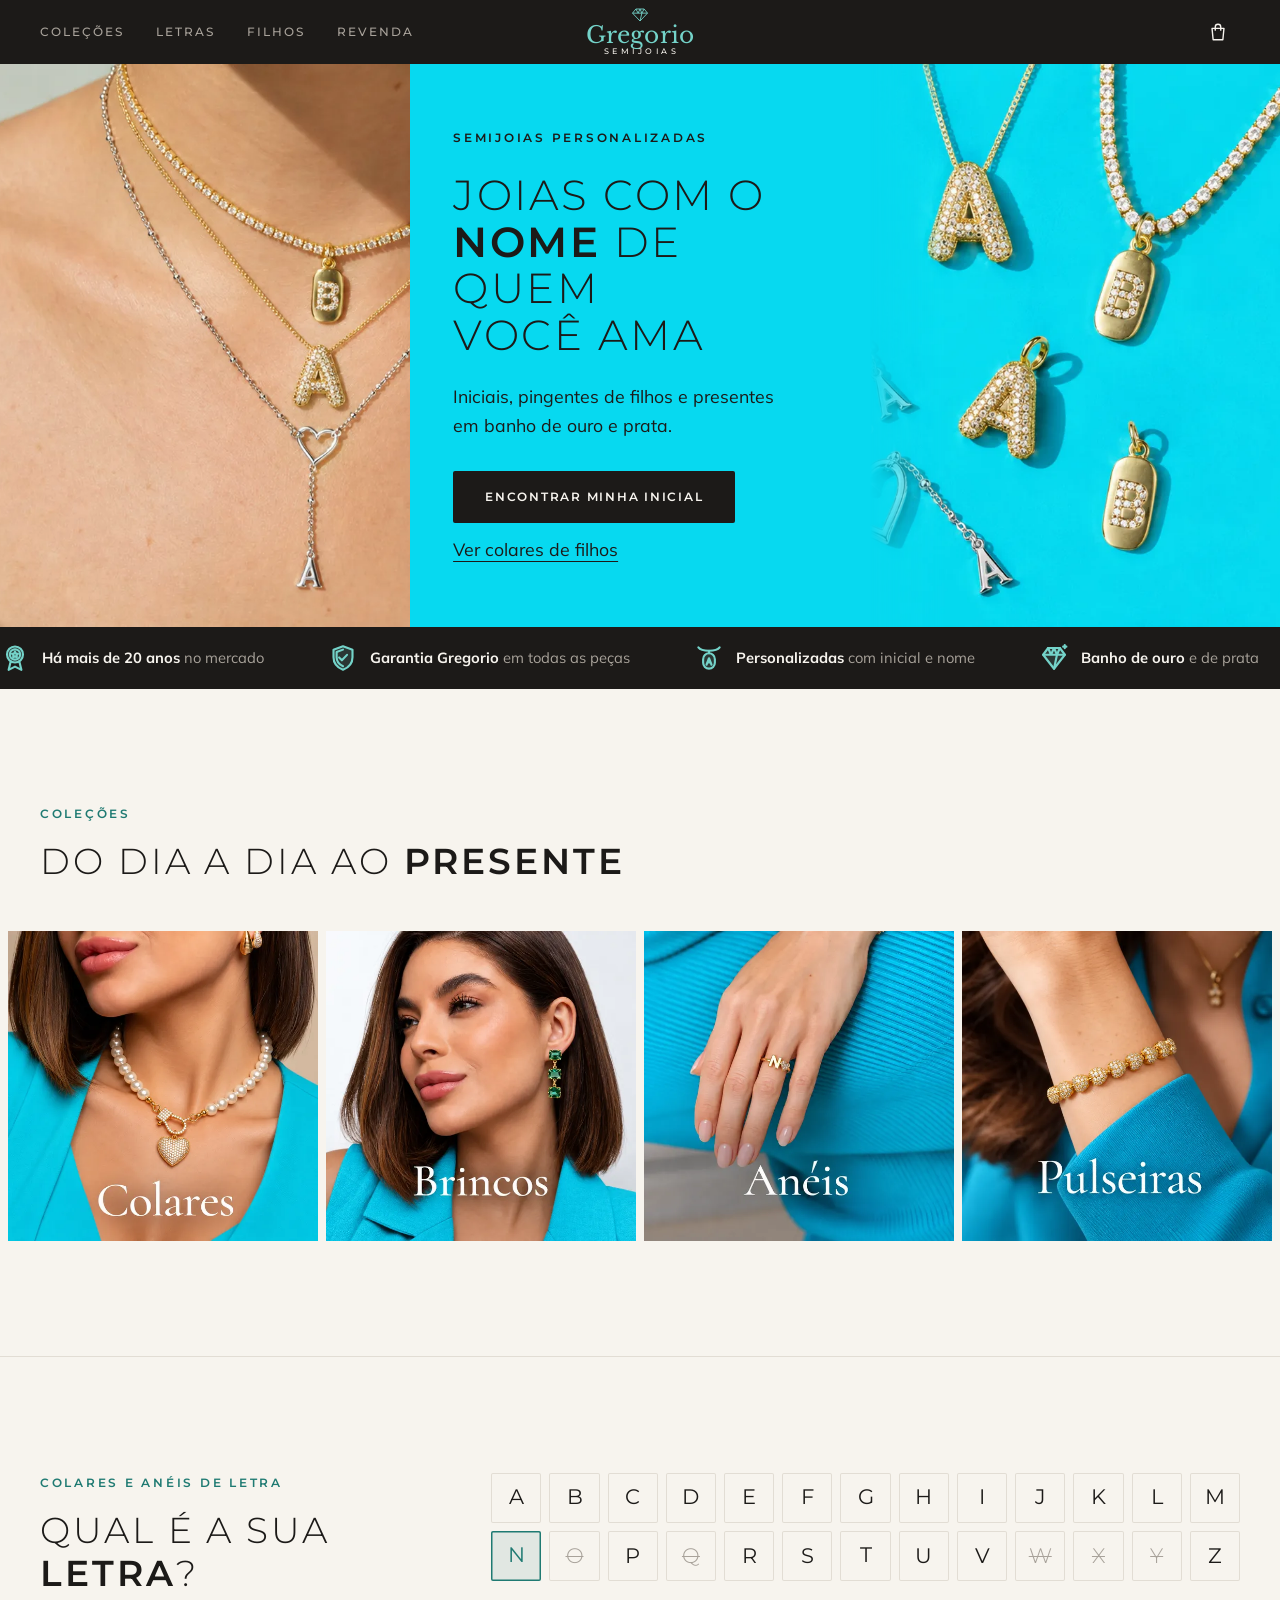
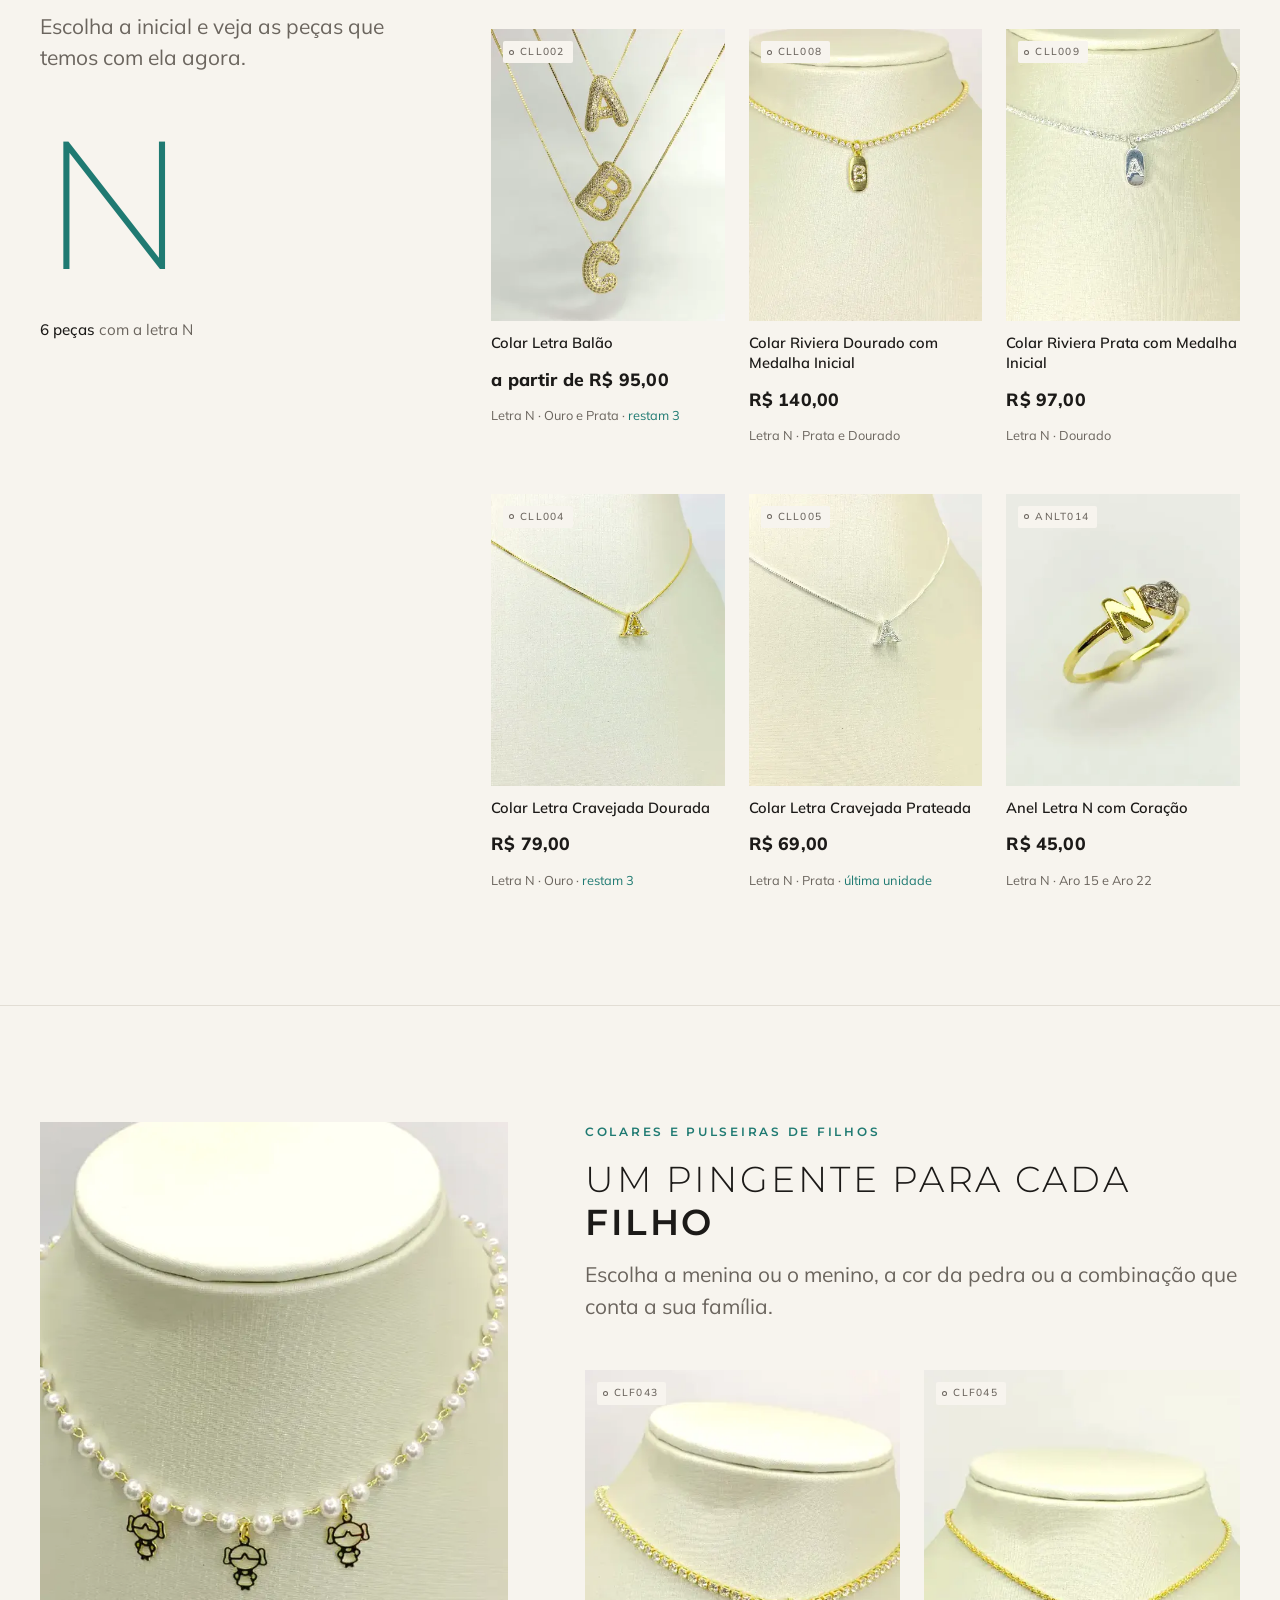
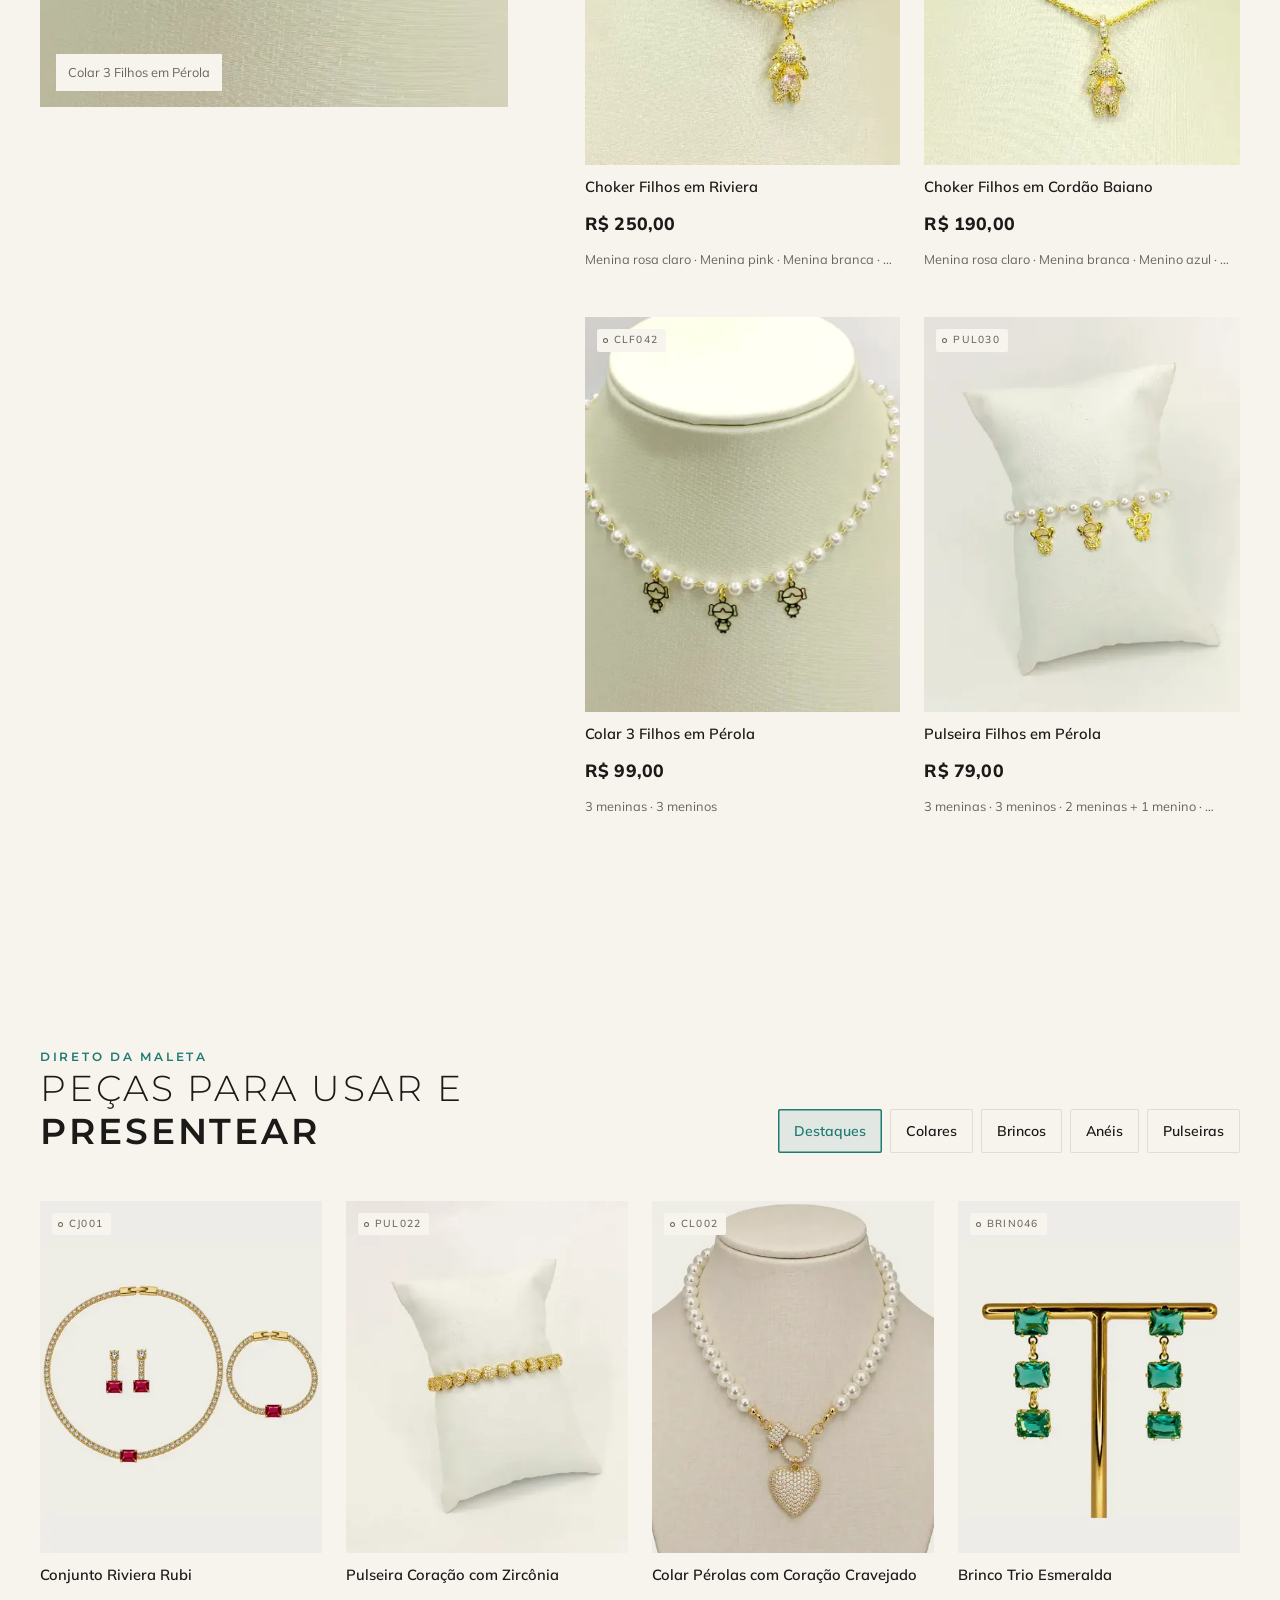
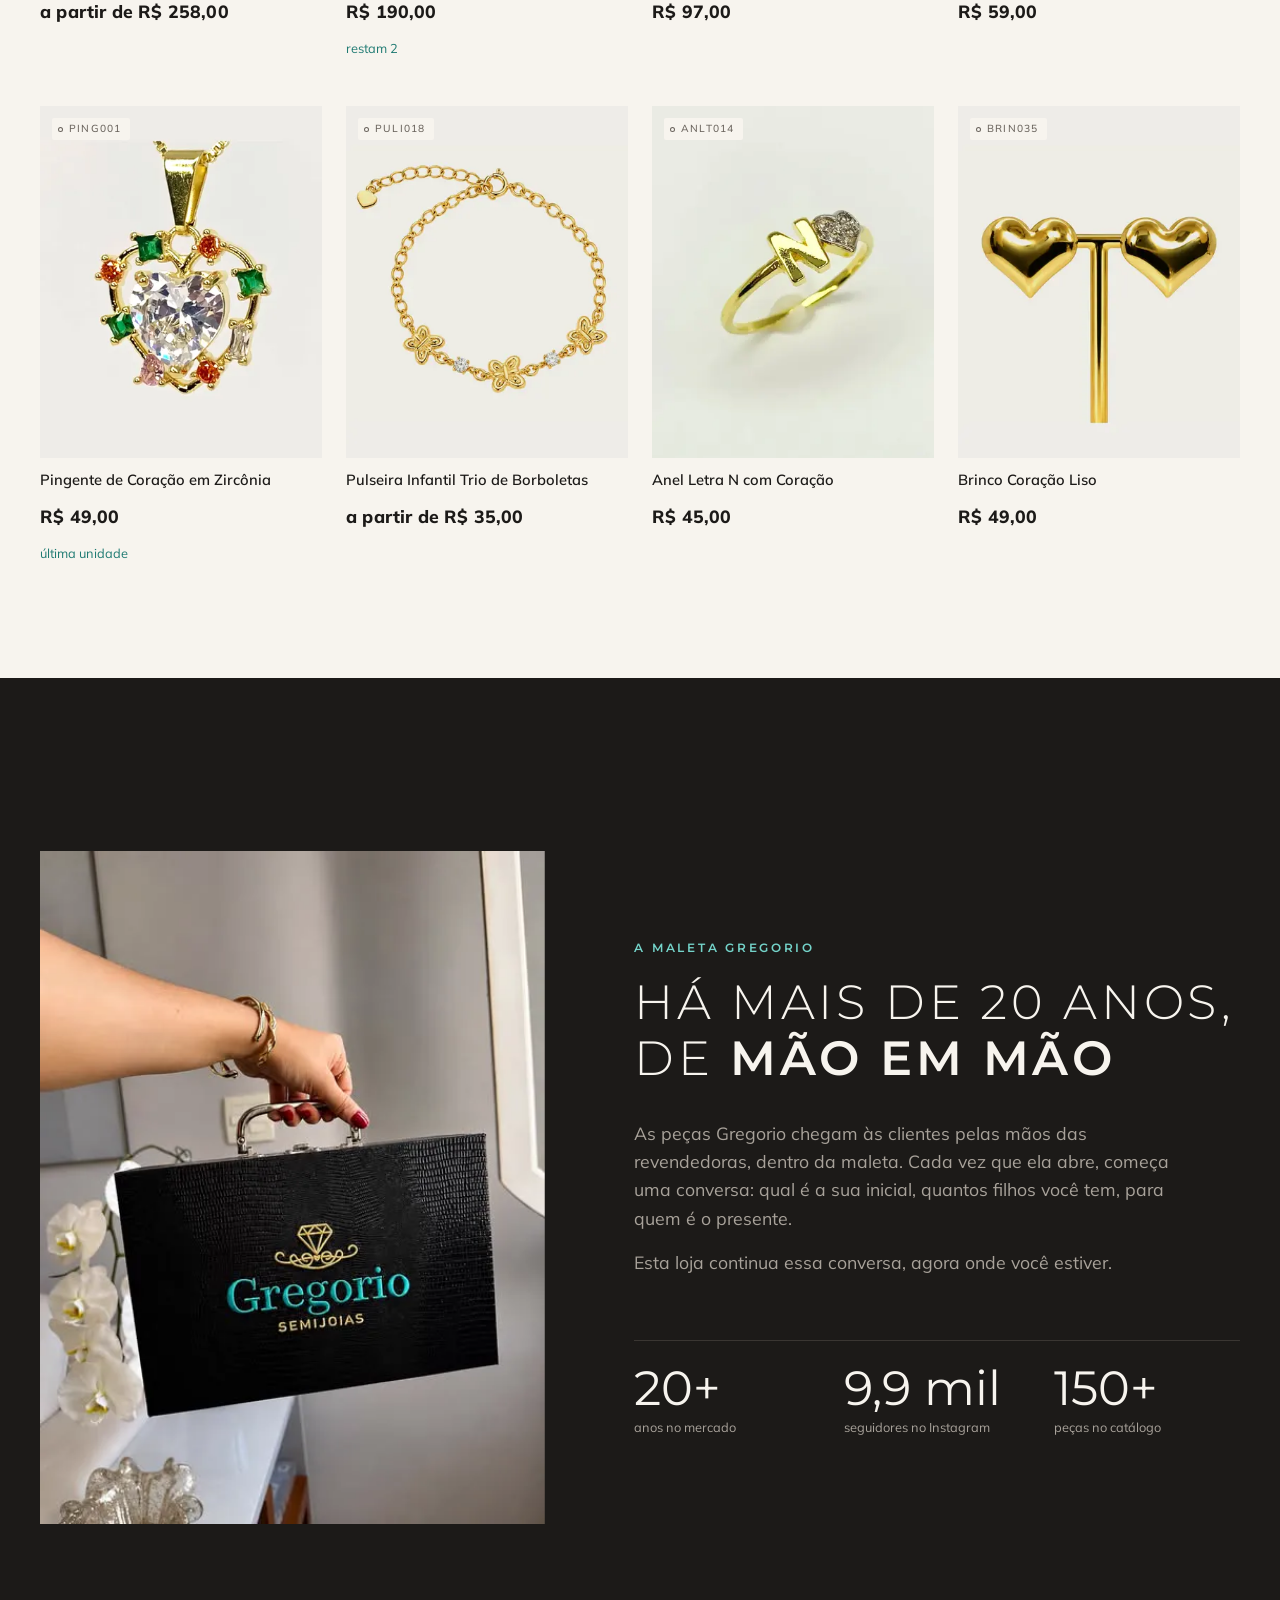
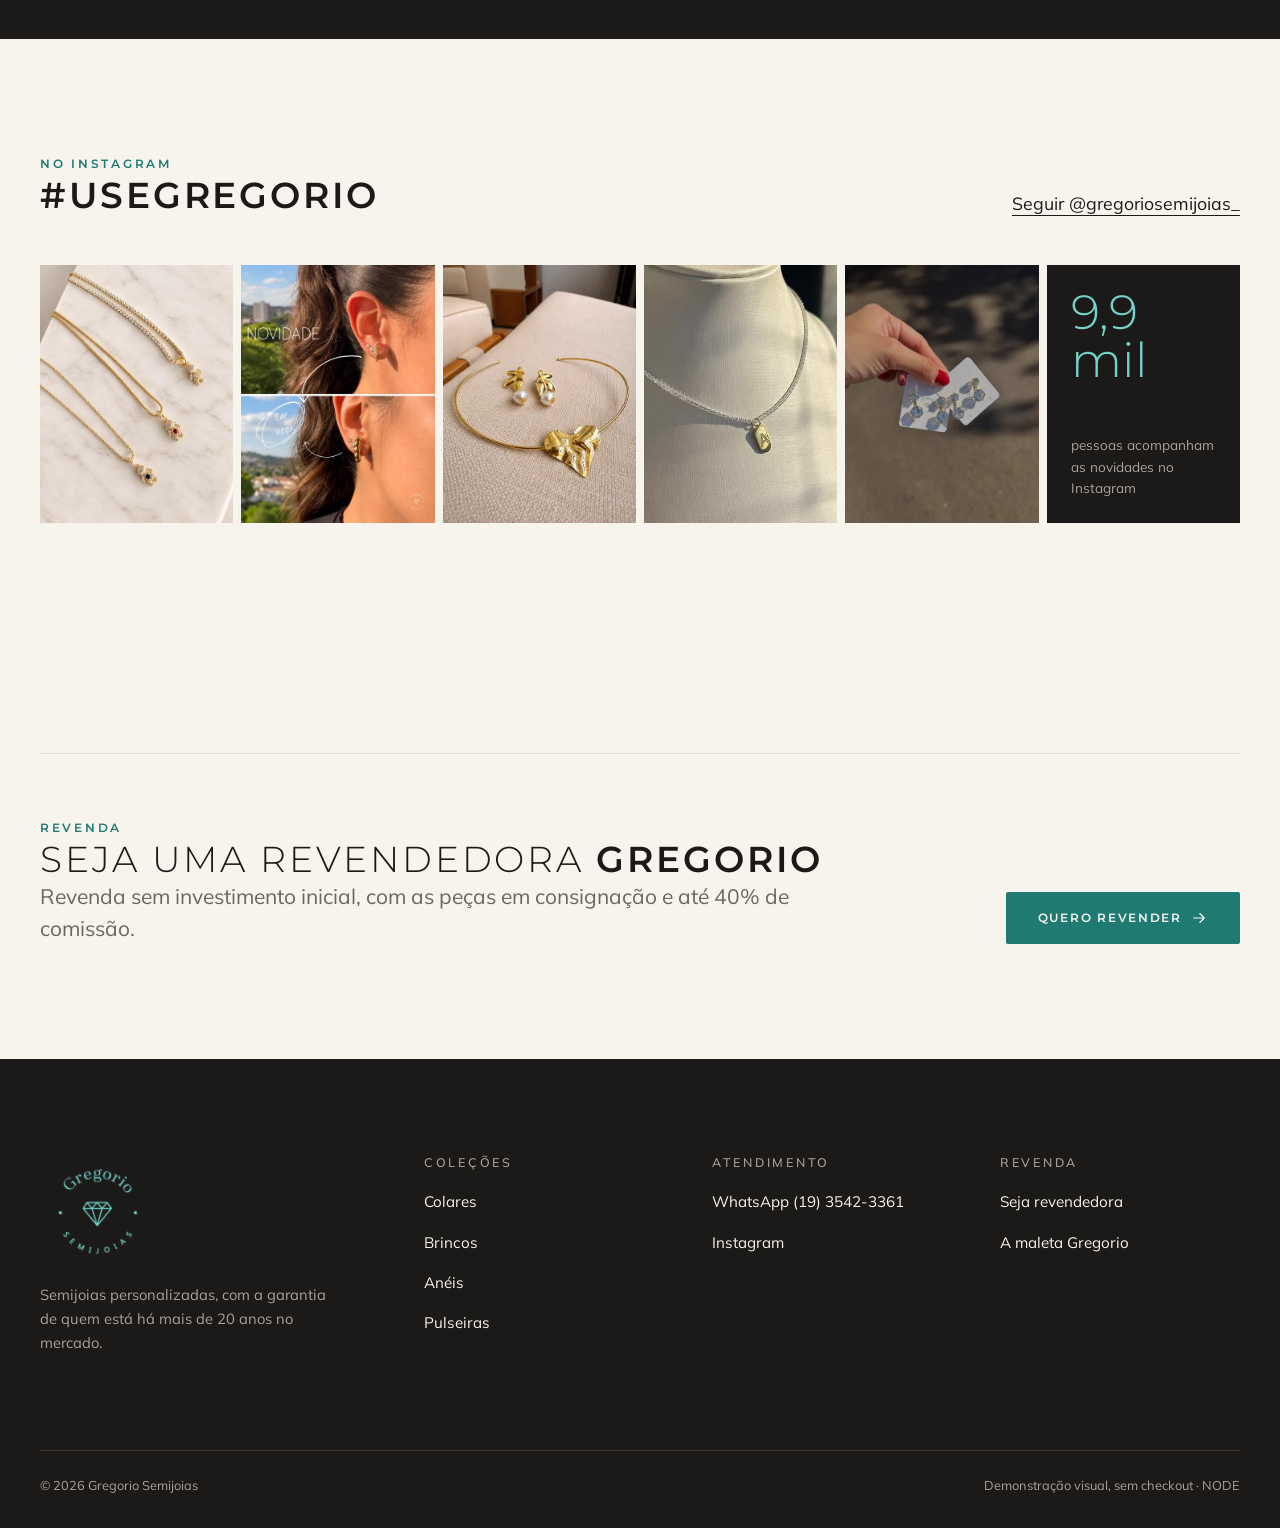
<file: index.html>
<!doctype html>
<html lang="pt-BR" class="no-js">
<head>
<meta charset="utf-8">
<meta name="viewport" content="width=device-width, initial-scale=1">
<title>Gregorio Semijoias · Joias com o nome de quem você ama</title>
<meta name="description" content="Colares de letra, pingentes de filhos e presentes da Gregorio Semijoias. Há mais de 20 anos no mercado.">
<meta name="robots" content="noindex,nofollow">
<meta name="theme-color" content="#1C1A18">
<link rel="icon" href="data:image/svg+xml,%3Csvg xmlns='http://www.w3.org/2000/svg' viewBox='0 0 24 24'%3E%3Crect width='24' height='24' rx='5' fill='%231C1A18'/%3E%3Cpath d='M6 10l3-4h6l3 4-6 9z M6 10h12 M10.5 10L12 6l1.5 4L12 19' fill='none' stroke='%2374D3C9' stroke-width='1.3' stroke-linejoin='round'/%3E%3C/svg%3E">
<script>document.documentElement.className='js'</script>
<link rel="preconnect" href="https://fonts.googleapis.com">
<link rel="preconnect" href="https://fonts.gstatic.com" crossorigin>
<link rel="preload" as="image" href="assets/img/hero-modelo.webp" fetchpriority="high">
<link rel="stylesheet" href="assets/site.css">
<link rel="stylesheet" media="print" onload="this.media='all'" href="https://fonts.googleapis.com/css2?family=Montserrat:wght@200..600&family=Mulish:wght@400..800&display=swap">
<link rel="stylesheet" media="print" onload="this.media='all'" href="https://fonts.googleapis.com/css2?family=Libre+Baskerville&text=Gregorio&display=swap">
<noscript><link rel="stylesheet" href="https://fonts.googleapis.com/css2?family=Montserrat:wght@200..600&family=Mulish:wght@400..800&display=swap"></noscript>
<style>
/* ===== HERÓI: foto | painel ciano | peças (recortes do banner, sem o texto dele) ===== */
.hero{display:grid;grid-template-columns:minmax(0,32fr) minmax(0,36fr) minmax(0,32fr);height:clamp(520px,44vw,680px);background:var(--hero-cyan);color:var(--ink)}
.hero__modelo,.hero__pecas{position:relative;overflow:hidden}
.hero__modelo img,.hero__pecas img{width:100%;height:100%;object-fit:cover}
.hero__modelo img{object-position:50% 30%}
.hero__pecas img{object-position:35% 50%;-webkit-mask-image:linear-gradient(to right,transparent,#000 18%);mask-image:linear-gradient(to right,transparent,#000 18%)}
.hero__painel{display:flex;flex-direction:column;justify-content:center;gap:var(--sp-5);padding:var(--sp-7) clamp(24px,3.4vw,60px)}
.hero__label{color:var(--ink)}
.hero__titulo{font-size:var(--fs-hero);line-height:1.12;letter-spacing:.06em}
.hero__sub{max-width:30ch}
.hero__acoes{display:flex;flex-wrap:wrap;align-items:center;gap:var(--sp-3) var(--sp-5);margin-top:var(--sp-2)}
.hero__acoes .link:hover{color:var(--ink);text-decoration-color:var(--ink);text-decoration-thickness:2px}
/* máscara: cada linha sobe de dentro, como a peça saindo da maleta */
.mask{display:block;overflow:hidden;padding-bottom:.12em;margin-bottom:-.12em}
.mask>span{display:block;transform:translateY(110%);transition:transform var(--dur) var(--ease)}
.mask:nth-child(2)>span{transition-delay:.08s}
.mask:nth-child(3)>span{transition-delay:.16s}
.hero__label,.hero__sub,.hero__acoes{opacity:0;transform:translateY(12px);transition:opacity var(--dur) var(--ease) .24s,transform var(--dur) var(--ease) .24s}
.hero.is-in .mask>span,.no-js .mask>span{transform:none}
.hero.is-in .hero__label,.hero.is-in .hero__sub,.hero.is-in .hero__acoes,.no-js .hero__label,.no-js .hero__sub,.no-js .hero__acoes{opacity:1;transform:none}
@media (max-width:899px){
  .hero{grid-template-columns:minmax(0,1fr);height:auto}
  .hero__modelo{aspect-ratio:1/1}
  .hero__pecas{display:none}
  .hero__painel{padding:var(--sp-7) var(--pad) var(--sp-8)}
}

/* ===== FAIXA ROTATIVA (só selos reais; pausa no hover; parada em reduced-motion) ===== */
.faixa{background:var(--ink);color:var(--text-on-ink);overflow:hidden}
.faixa__trilho{display:flex;width:max-content}
.faixa.is-rolando .faixa__trilho{animation:rola 48s linear infinite}
.faixa:hover .faixa__trilho{animation-play-state:paused}
/* 3 cópias idênticas: andar 1/3 do trilho = 1 lista inteira, sem vão nem em tela 2560px */
@keyframes rola{to{transform:translateX(calc(-100% / 3))}}
.faixa__lista{display:flex;align-items:center;gap:var(--sp-8);padding:var(--sp-4) var(--sp-8) var(--sp-4) 0}
.faixa li{display:flex;align-items:center;gap:var(--sp-3);white-space:nowrap;font-size:.92rem;color:var(--text-on-ink-muted)}
.faixa strong{color:var(--text-on-ink);font-weight:700}
.faixa .ico{flex:none;color:var(--logo)}
.no-js .faixa__lista{flex-wrap:wrap;justify-content:center;padding-inline:var(--pad)}
@media (prefers-reduced-motion:reduce){
  .faixa__lista[aria-hidden]{display:none}
  .faixa__trilho{width:auto}
  .faixa__lista{flex-wrap:wrap;justify-content:center;gap:var(--sp-4) var(--sp-7);padding-inline:var(--pad)}
}

/* ===== COLEÇÕES (capas com o nome já na arte), de ponta a ponta ===== */
.colecoes{display:grid;grid-template-columns:repeat(4,minmax(0,1fr));gap:var(--sp-2);padding-inline:var(--sp-2)}
.colecao{display:block;position:relative;aspect-ratio:1;overflow:hidden;background:var(--bg-elevated)}
.colecao img{width:100%;height:100%;object-fit:cover;transition:transform var(--dur) var(--ease)}
.colecao::after{content:"";position:absolute;inset:0;box-shadow:inset 0 0 0 0 var(--ink);transition:box-shadow var(--dur-micro) var(--ease)}
@media (hover:hover){.colecao:hover img{transform:scale(1.04)}}
.colecao:hover::after{box-shadow:inset 0 0 0 2px var(--ink)}
.colecao:active img{transform:scale(.99)}
/* celular: trilho com a próxima capa aparecendo, em vez de 4 miniaturas */
@media (max-width:767px){
  .colecoes{grid-template-columns:none;grid-auto-flow:column;grid-auto-columns:78%;gap:var(--sp-3);padding-inline:var(--pad);
    overflow-x:auto;scroll-snap-type:x mandatory;scroll-padding-inline:var(--pad);scrollbar-width:none}
  .colecoes::-webkit-scrollbar{display:none}
  .colecoes li{scroll-snap-align:start}
}

/* ===== LOCALIZADOR DE INICIAL (assinatura) ===== */
.letra{border-block:1px solid var(--border)}
.letra__grade{display:grid;grid-template-columns:minmax(0,4fr) minmax(0,8fr);gap:clamp(40px,6vw,96px);align-items:start}
.letra__intro{position:sticky;top:calc(var(--header-h) + var(--sp-6));display:grid;gap:var(--sp-4)}
/* a janela tem a mesma altura da linha da letra: nada corta embaixo (o itálico anterior vazava da caixa) */
.letra__display{font-size:clamp(8rem,5rem + 8vw,13rem);height:1.08em;overflow:hidden;margin-top:var(--sp-4)}
.letra__grande{display:block;font-family:var(--font-display);font-weight:200;font-size:1em;line-height:1.08;color:var(--accent)}
.letra__grande.is-in{animation:sobe var(--dur) var(--ease) both}
.letra__conta{font-size:.95rem;color:var(--text-muted)}
.letra__conta strong{color:var(--text-primary);font-weight:500}
.alfabeto{display:grid;grid-template-columns:repeat(13,minmax(0,1fr));gap:var(--sp-2);margin-bottom:var(--sp-7)}
.chip--letra{padding:0;aspect-ratio:1;font-family:var(--font-display);font-size:var(--fs-1);font-weight:400;line-height:1}
.chip--letra:disabled{font-weight:300}
.grade--letra{grid-template-columns:repeat(2,minmax(0,1fr))}
@media (min-width:768px){.grade--letra{grid-template-columns:repeat(3,minmax(0,1fr))}}
.is-trocando .card{animation:entra var(--dur) var(--ease) both;animation-delay:calc(var(--i,0) * 60ms)}
@keyframes entra{from{opacity:0;transform:translateY(16px)}}
@keyframes sobe{from{opacity:0;transform:translateY(40%)}}
@media (max-width:899px){
  .letra__grade{grid-template-columns:minmax(0,1fr)}
  .letra__intro{position:static}
  .letra__display{display:none}
  .alfabeto{grid-template-columns:repeat(7,minmax(0,1fr))}
}

/* ===== FILHOS ===== */
.filhos__grade{display:grid;grid-template-columns:minmax(0,5fr) minmax(0,7fr);gap:clamp(40px,6vw,96px);align-items:start}
.filhos__foto{position:sticky;top:calc(var(--header-h) + var(--sp-6));aspect-ratio:4/5;overflow:hidden;background:var(--bg-elevated)}
.filhos__foto img{width:100%;height:100%;object-fit:cover}
.filhos__foto figcaption{position:absolute;left:var(--sp-4);bottom:var(--sp-4);background:var(--bg-base);padding:var(--sp-2) var(--sp-3);font-size:.8rem;color:var(--text-muted)}
.filhos__texto .section-head{margin-bottom:var(--sp-7)}
.grade--2{grid-template-columns:repeat(2,minmax(0,1fr))!important}
@media (max-width:899px){.filhos__grade{grid-template-columns:minmax(0,1fr)}.filhos__foto{position:static;aspect-ratio:1}}

/* ===== VITRINE ===== */
.filtros{display:flex;flex-wrap:wrap;gap:var(--sp-2)}
.grade.is-trocando .card{animation:entra var(--dur) var(--ease) both;animation-delay:calc(var(--i,0) * 50ms)}

/* ===== A MALETA (capítulo novo: o dobro de respiro no topo) ===== */
.maleta{background:var(--ink);color:var(--text-on-ink);padding-block:calc(var(--section) * 1.5) var(--section)}
.maleta__grade{display:grid;grid-template-columns:minmax(0,5fr) minmax(0,6fr);gap:clamp(40px,7vw,120px);align-items:center}
/* o recorte fica na imagem, não na moldura: IntersectionObserver ignora alvo com área visível zero */
.maleta__foto{aspect-ratio:3/4;overflow:hidden;background:var(--ink-soft)}
.maleta__foto img{width:100%;height:100%;object-fit:cover;clip-path:inset(0 0 100% 0);transition:clip-path var(--dur) var(--ease)}
.maleta__foto.is-in img,.no-js .maleta__foto img{clip-path:inset(0)}
.maleta h2{font-size:var(--fs-4);margin-block:var(--sp-4) var(--sp-6)}
.maleta p{color:var(--text-on-ink-muted);max-width:50ch}
.maleta p+p{margin-top:var(--sp-4)}
.numeros{display:grid;grid-template-columns:repeat(3,minmax(0,1fr));gap:var(--sp-5);margin-top:var(--sp-8);padding-top:var(--sp-5);border-top:1px solid var(--border-ink)}
.numeros div{display:flex;flex-direction:column-reverse;gap:var(--sp-1)}
.numeros dd{font-family:var(--font-display);font-size:var(--fs-4);line-height:1;color:var(--text-on-ink)}
.numeros dt{font-size:.8rem;color:var(--text-on-ink-muted)}
@media (max-width:899px){.maleta__grade{grid-template-columns:minmax(0,1fr)}.maleta__foto{max-width:420px}}

/* ===== INSTAGRAM ===== */
.insta{display:grid;grid-template-columns:repeat(6,minmax(0,1fr));gap:var(--sp-2)}
.insta a{display:block;aspect-ratio:3/4;overflow:hidden;background:var(--bg-elevated);position:relative}
.insta img{width:100%;height:100%;object-fit:cover;transition:transform var(--dur) var(--ease)}
@media (hover:hover){.insta a:hover img{transform:scale(1.04)}}
.insta a:active img{transform:scale(.99)}
.insta__cta{display:flex!important;flex-direction:column;justify-content:space-between;padding:var(--sp-5);background:var(--ink)!important;color:var(--text-on-ink);transition:background-color var(--dur-micro) var(--ease)}
.insta__cta:hover{background:var(--ink-soft)!important}
.insta__cta strong{font-family:var(--font-display);font-weight:300;font-size:var(--fs-4);line-height:1;color:var(--logo)}
@media (max-width:899px){.insta__cta{padding:var(--sp-3)!important}.insta__cta strong{font-size:var(--fs-2)}.insta__cta span{font-size:.75rem}}
.insta__cta span{font-size:.85rem;color:var(--text-on-ink-muted)}
@media (max-width:899px){.insta{grid-template-columns:repeat(3,minmax(0,1fr))}}

/* ===== REVENDA ===== */
.revenda__in{display:grid;grid-template-columns:minmax(0,1fr) auto;gap:var(--sp-7);align-items:end;padding-top:var(--sp-8);border-top:1px solid var(--border)}
.revenda h2{font-size:var(--fs-4);margin-block:var(--sp-3) var(--sp-4)}
@media (max-width:767px){.revenda__in{grid-template-columns:minmax(0,1fr);align-items:start}}

.sacola .icon-btn:hover,.menu__painel .icon-btn:hover{background:var(--bg-elevated)}
.menu__painel .icon-btn:hover{background:rgb(247 244 238/.08)}
.footer__logo{width:112px;height:112px}
</style>
<script defer src="assets/produtos.js"></script>
<script defer src="assets/site.js"></script>
<script defer src="assets/home.js"></script>
</head>
<body>
<svg width="0" height="0" style="position:absolute" aria-hidden="true">
  <symbol id="i-sacola" viewBox="0 0 24 24"><path d="M5.5 8h13l-1.2 12.5H6.7L5.5 8Z"/><path d="M9 10V6.5a3 3 0 0 1 6 0V10"/></symbol>
  <symbol id="i-menu" viewBox="0 0 24 24"><path d="M4 7h16M4 12h16M4 17h10"/></symbol>
  <symbol id="i-fechar" viewBox="0 0 24 24"><path d="M6 6l12 12M18 6 6 18"/></symbol>
  <symbol id="i-seta" viewBox="0 0 24 24"><path d="M5 12h14M13 6l6 6-6 6"/></symbol>
  <!-- selos: traço grosso + preenchimento suave (duotone) no mesmo desenho -->
  <symbol id="i-medalha" viewBox="0 0 24 24"><path d="m8.6 14.6-1.7 6.9 5.1-2.6 5.1 2.6-1.7-6.9"/><circle cx="12" cy="9.2" r="6.4" fill="currentColor" fill-opacity=".16"/><circle cx="12" cy="9.2" r="4.1"/><path d="m12 6.9.75 1.5 1.65.25-1.2 1.15.3 1.65L12 10.7l-1.5.75.3-1.65-1.2-1.15 1.65-.25Z"/></symbol>
  <symbol id="i-escudo" viewBox="0 0 24 24"><path d="M12 2.6 4.4 5.4v5.9c0 4.6 3.2 8.3 7.6 10.1 4.4-1.8 7.6-5.5 7.6-10.1V5.4L12 2.6Z" fill="currentColor" fill-opacity=".16"/><path d="M12 5.3 6.9 7.2v4.2c0 3.1 2 5.8 5.1 7.2"/><path d="m8.9 11.6 2.2 2.2 4.1-4.3"/></symbol>
  <symbol id="i-pingente" viewBox="0 0 24 24"><path d="M3.5 3.5c2.6 3.6 14.4 3.6 17 0"/><path d="M12 6.2v2"/><rect x="7.3" y="8.2" width="9.4" height="12.3" rx="4.7" fill="currentColor" fill-opacity=".16"/><path d="m10 17.4 2-5.2 2 5.2M10.7 15.6h2.6"/></symbol>
  <symbol id="i-gema" viewBox="0 0 24 24"><path d="M3.3 9.4 7.3 4h9.4l4 5.4L12 20.6 3.3 9.4Z" fill="currentColor" fill-opacity=".16"/><path d="M3.3 9.4h17.4M9.6 9.4 12 4l2.4 5.4L12 20.6M7.3 4l2.3 5.4M16.7 4l-2.3 5.4"/><path d="M20.6 1.6v2.6M19.3 2.9h2.6"/></symbol>
  <symbol id="i-perolas" viewBox="0 0 24 24"><path d="M3 4.5c1.8 8.6 16.2 8.6 18 0"/><g fill="currentColor" fill-opacity=".16"><circle cx="5.2" cy="9.6" r="1.7"/><circle cx="8.5" cy="12.1" r="1.7"/><circle cx="12" cy="13" r="2"/><circle cx="15.5" cy="12.1" r="1.7"/><circle cx="18.8" cy="9.6" r="1.7"/></g><path d="M12 15v1.4"/><path d="M12 16.4c-1.5 1.7-1.5 3.4 0 4.1 1.5-.7 1.5-2.4 0-4.1Z"/></symbol>
  <symbol id="i-maleta" viewBox="0 0 24 24"><rect x="2.8" y="7.4" width="18.4" height="12.8" rx="2.2" fill="currentColor" fill-opacity=".16"/><path d="M8.8 7.4V5.9A1.9 1.9 0 0 1 10.7 4h2.6a1.9 1.9 0 0 1 1.9 1.9v1.5"/><path d="M2.8 12.4h7.4M13.8 12.4h7.4"/><rect x="10.2" y="10.8" width="3.6" height="3.4" rx=".7"/></symbol>
  <symbol id="i-conversa" viewBox="0 0 24 24"><path d="M20.6 11.3c0 4.4-3.9 7.9-8.6 7.9-1.3 0-2.6-.3-3.7-.8L3.6 19.8l1.5-4A7.6 7.6 0 0 1 3.4 11.3C3.4 6.9 7.3 3.4 12 3.4s8.6 3.5 8.6 7.9Z" fill="currentColor" fill-opacity=".16"/><path d="M8.3 11.4h.01M12 11.4h.01M15.7 11.4h.01" stroke-width="2.6"/></symbol>
</svg>
<a class="skip" href="#conteudo">Pular para o conteúdo</a>

<header class="header">
  <div class="header__in">
    <div>
      <button class="icon-btn menu-btn" type="button" aria-label="Abrir menu" aria-expanded="false" aria-controls="menu"><svg class="ico"><use href="#i-menu"/></svg></button>
      <nav class="nav" aria-label="Principal">
        <a href="#colecoes">Coleções</a>
        <a href="#letra">Letras</a>
        <a href="#filhos">Filhos</a>
        <a href="#revenda">Revenda</a>
      </nav>
    </div>
    <a class="logo" href="index.html" aria-label="Gregorio Semijoias, início">
      <svg class="logo__gema" viewBox="0 0 24 18" aria-hidden="true"><path d="M2 6.5 6.5 1h11L22 6.5 12 17 2 6.5Z M2 6.5h20 M9.5 6.5 12 1l2.5 5.5L12 17 M6.5 1l3 5.5 M17.5 1l-3 5.5"/></svg>
      <span class="logo__nome">Gregorio</span>
      <span class="logo__sub">SEMIJOIAS</span>
    </a>
    <div class="header__acoes">
      <button class="icon-btn" type="button" data-abrir-sacola aria-label="Sacola, 0 itens"><svg class="ico"><use href="#i-sacola"/></svg><span class="badge" data-contagem></span></button>
    </div>
  </div>
</header>

<main id="conteudo">

<section class="hero" aria-labelledby="hero-titulo">
  <div class="hero__modelo">
    <img src="assets/img/hero-modelo.webp" width="620" height="803" fetchpriority="high" decoding="async"
         alt="Modelo usando colares de letra sobrepostos, em dourado e prata">
  </div>
  <div class="hero__painel">
    <p class="label hero__label">Semijoias personalizadas</p>
    <h1 class="hero__titulo" id="hero-titulo">
      <span class="mask"><span>Joias com o</span></span>
      <span class="mask"><span><em>nome</em> de quem</span></span>
      <span class="mask"><span>você ama</span></span>
    </h1>
    <p class="hero__sub">Iniciais, pingentes de filhos e presentes em banho de ouro e prata.</p>
    <div class="hero__acoes">
      <a class="btn btn--ink" href="#letra">Encontrar minha inicial</a>
      <a class="link" href="#filhos">Ver colares de filhos</a>
    </div>
  </div>
  <div class="hero__pecas" aria-hidden="true">
    <img src="assets/img/hero-pecas.webp" width="600" height="803" alt="" decoding="async">
  </div>
</section>

<section class="faixa" aria-label="Por que comprar na Gregorio">
  <div class="faixa__trilho">
    <ul class="faixa__lista">
      <li><svg class="ico ico--selo" aria-hidden="true"><use href="#i-medalha"/></svg><span><strong>Há mais de 20 anos</strong> no mercado</span></li>
      <li><svg class="ico ico--selo" aria-hidden="true"><use href="#i-escudo"/></svg><span><strong>Garantia Gregorio</strong> em todas as peças</span></li>
      <li><svg class="ico ico--selo" aria-hidden="true"><use href="#i-pingente"/></svg><span><strong>Personalizadas</strong> com inicial e nome</span></li>
      <li><svg class="ico ico--selo" aria-hidden="true"><use href="#i-gema"/></svg><span><strong>Banho de ouro</strong> e de prata</span></li>
      <li><svg class="ico ico--selo" aria-hidden="true"><use href="#i-perolas"/></svg><span><strong>Zircônias e pérolas</strong> em cada detalhe</span></li>
      <li><svg class="ico ico--selo" aria-hidden="true"><use href="#i-maleta"/></svg><span><strong>Revenda</strong> com até 40% de comissão</span></li>
      <li><svg class="ico ico--selo" aria-hidden="true"><use href="#i-conversa"/></svg><span><strong>Atendimento</strong> pelo WhatsApp</span></li>
    </ul>
  </div>
</section>

<section class="section" id="colecoes" aria-labelledby="colecoes-titulo">
  <div class="container">
    <div class="section-head reveal">
      <p class="label">Coleções</p>
      <h2 id="colecoes-titulo">Do dia a dia ao <em>presente</em></h2>
    </div>
  </div>
  <ul class="colecoes reveal">
    <li><a class="colecao" href="#vitrine" data-filtro="colares"><img src="assets/img/colecao-colares-s.webp" srcset="assets/img/colecao-colares-s.webp 600w, assets/img/colecao-colares.webp 1200w" sizes="(min-width:768px) 25vw, 78vw" width="600" height="600" loading="lazy" decoding="async" alt="Colares"></a></li>
    <li><a class="colecao" href="#vitrine" data-filtro="brincos"><img src="assets/img/colecao-brincos-s.webp" srcset="assets/img/colecao-brincos-s.webp 600w, assets/img/colecao-brincos.webp 1200w" sizes="(min-width:768px) 25vw, 78vw" width="600" height="600" loading="lazy" decoding="async" alt="Brincos"></a></li>
    <li><a class="colecao" href="#vitrine" data-filtro="aneis"><img src="assets/img/colecao-aneis-s.webp" srcset="assets/img/colecao-aneis-s.webp 600w, assets/img/colecao-aneis.webp 1200w" sizes="(min-width:768px) 25vw, 78vw" width="600" height="600" loading="lazy" decoding="async" alt="Anéis"></a></li>
    <li><a class="colecao" href="#vitrine" data-filtro="pulseiras"><img src="assets/img/colecao-pulseiras-s.webp" srcset="assets/img/colecao-pulseiras-s.webp 600w, assets/img/colecao-pulseiras.webp 1200w" sizes="(min-width:768px) 25vw, 78vw" width="600" height="600" loading="lazy" decoding="async" alt="Pulseiras"></a></li>
  </ul>
</section>

<section class="section letra" id="letra" aria-labelledby="letra-titulo">
  <div class="container letra__grade">
    <div class="letra__intro reveal">
      <p class="label">Colares e anéis de letra</p>
      <h2 id="letra-titulo">Qual é a sua <em>letra</em>?</h2>
      <p class="lead">Escolha a inicial e veja as peças que temos com ela agora.</p>
      <div class="letra__display" aria-hidden="true"><span class="letra__grande" data-letra-grande></span></div>
      <p class="letra__conta" data-letra-conta aria-live="polite"></p>
    </div>
    <div>
      <div class="alfabeto" role="group" aria-label="Escolha a inicial" data-alfabeto></div>
      <div class="grade grade--letra" data-letra-resultado></div>
      <noscript><p class="muted">Ative o JavaScript para escolher a inicial. <a class="link" href="produto.html?ref=CLL002">Ver o Colar Letra Balão</a>.</p></noscript>
    </div>
  </div>
</section>

<section class="section" id="filhos" aria-labelledby="filhos-titulo">
  <div class="container filhos__grade">
    <figure class="filhos__foto reveal">
      <img src="assets/img/p/clf042-0.webp" width="720" height="900" loading="lazy" decoding="async" alt="Colar de pérolas com três pingentes de menina">
      <figcaption>Colar 3 Filhos em Pérola</figcaption>
    </figure>
    <div class="filhos__texto">
      <div class="section-head reveal">
        <p class="label">Colares e pulseiras de filhos</p>
        <h2 id="filhos-titulo">Um pingente para cada <em>filho</em></h2>
        <p class="lead">Escolha a menina ou o menino, a cor da pedra ou a combinação que conta a sua família.</p>
      </div>
      <div class="grade grade--2" data-lista="filhos"></div>
    </div>
  </div>
</section>

<section class="section" id="vitrine" aria-labelledby="vitrine-titulo">
  <div class="container">
    <div class="section-head section-head--row reveal">
      <div>
        <p class="label">Direto da maleta</p>
        <h2 id="vitrine-titulo">Peças para usar e <em>presentear</em></h2>
      </div>
      <div class="filtros" role="group" aria-label="Filtrar peças" data-filtros>
        <button class="chip" type="button" data-filtro="destaques" aria-pressed="true">Destaques</button>
        <button class="chip" type="button" data-filtro="colares" aria-pressed="false">Colares</button>
        <button class="chip" type="button" data-filtro="brincos" aria-pressed="false">Brincos</button>
        <button class="chip" type="button" data-filtro="aneis" aria-pressed="false">Anéis</button>
        <button class="chip" type="button" data-filtro="pulseiras" aria-pressed="false">Pulseiras</button>
      </div>
    </div>
    <div class="grade" data-vitrine aria-live="polite"></div>
  </div>
</section>

<section class="maleta on-ink" id="maleta" aria-labelledby="maleta-titulo">
  <div class="container maleta__grade">
    <figure class="maleta__foto reveal-clip">
      <img src="assets/img/ig/ig-10.webp" width="480" height="640" loading="lazy" decoding="async" alt="Mão segurando a maleta preta da Gregorio Semijoias">
    </figure>
    <div class="reveal">
      <p class="label">A maleta Gregorio</p>
      <h2 id="maleta-titulo">Há mais de 20 anos, de <em>mão em mão</em></h2>
      <p>As peças Gregorio chegam às clientes pelas mãos das revendedoras, dentro da maleta. Cada vez que ela abre, começa uma conversa: qual é a sua inicial, quantos filhos você tem, para quem é o presente.</p>
      <p>Esta loja continua essa conversa, agora onde você estiver.</p>
      <dl class="numeros">
        <div><dt>anos no mercado</dt><dd>20+</dd></div>
        <div><dt>seguidores no Instagram</dt><dd>9,9 mil</dd></div>
        <div><dt>peças no catálogo</dt><dd>150+</dd></div>
      </dl>
    </div>
  </div>
</section>

<section class="section" id="instagram" aria-labelledby="insta-titulo">
  <div class="container">
    <div class="section-head section-head--row reveal">
      <div>
        <p class="label">No Instagram</p>
        <h2 id="insta-titulo"><em>#usegregorio</em></h2>
      </div>
      <a class="link" href="https://www.instagram.com/gregoriosemijoias_/" target="_blank" rel="noopener">Seguir @gregoriosemijoias_</a>
    </div>
    <ul class="insta reveal">
      <li><a href="https://www.instagram.com/p/DdkI9pOxka5/" target="_blank" rel="noopener"><img src="assets/img/ig/ig-03.webp" width="485" height="640" loading="lazy" decoding="async" alt="Colares dourados com pingentes sobre mármore"></a></li>
      <li><a href="https://www.instagram.com/p/DdcPYWeFSSa/" target="_blank" rel="noopener"><img src="assets/img/ig/ig-04.webp" width="518" height="640" loading="lazy" decoding="async" alt="Brincos ear hook em modelo"></a></li>
      <li><a href="https://www.instagram.com/p/Db3rnLkETyl/" target="_blank" rel="noopener"><img src="assets/img/ig/ig-11.webp" width="480" height="640" loading="lazy" decoding="async" alt="Choker de coração e brincos de pérola sobre linho"></a></li>
      <li><a href="https://www.instagram.com/reel/Db_INuKRc6s/" target="_blank" rel="noopener"><img src="assets/img/ig/ig-09.webp" width="360" height="640" loading="lazy" decoding="async" alt="Colar com pingente no busto"></a></li>
      <li><a href="https://www.instagram.com/p/DceZowNlcoE/" target="_blank" rel="noopener"><img src="assets/img/ig/ig-08.webp" width="480" height="640" loading="lazy" decoding="async" alt="Mão segurando cartelas de brincos"></a></li>
      <li><a class="insta__cta" href="https://www.instagram.com/gregoriosemijoias_/" target="_blank" rel="noopener"><strong>9,9 mil</strong><span>pessoas acompanham as novidades no Instagram</span></a></li>
    </ul>
  </div>
</section>

<section class="section" id="revenda" aria-labelledby="revenda-titulo">
  <div class="container">
    <div class="revenda__in reveal">
      <div>
        <p class="label">Revenda</p>
        <h2 id="revenda-titulo">Seja uma revendedora <em>Gregorio</em></h2>
        <p class="lead">Revenda sem investimento inicial, com as peças em consignação e até 40% de comissão.</p>
      </div>
      <a class="btn" href="https://wa.me/551935423361?text=Ol%C3%A1!%20Quero%20ser%20revendedora%20Gregorio." target="_blank" rel="noopener">Quero revender <svg class="ico" aria-hidden="true"><use href="#i-seta"/></svg></a>
    </div>
  </div>
</section>

</main>

<footer class="footer on-ink">
  <div class="container">
    <div class="footer__grade">
      <div class="footer__marca">
        <img class="footer__logo" src="assets/img/logo-gregorio.webp" width="112" height="112" loading="lazy" alt="Gregorio Semijoias">
        <p>Semijoias personalizadas, com a garantia de quem está há mais de 20 anos no mercado.</p>
      </div>
      <div>
        <h2>Coleções</h2>
        <ul>
          <li><a href="#vitrine" data-filtro="colares">Colares</a></li>
          <li><a href="#vitrine" data-filtro="brincos">Brincos</a></li>
          <li><a href="#vitrine" data-filtro="aneis">Anéis</a></li>
          <li><a href="#vitrine" data-filtro="pulseiras">Pulseiras</a></li>
        </ul>
      </div>
      <div>
        <h2>Atendimento</h2>
        <ul>
          <li><a href="https://wa.me/551935423361" target="_blank" rel="noopener">WhatsApp (19) 3542-3361</a></li>
          <li><a href="https://www.instagram.com/gregoriosemijoias_/" target="_blank" rel="noopener">Instagram</a></li>
        </ul>
      </div>
      <div>
        <h2>Revenda</h2>
        <ul>
          <li><a href="#revenda">Seja revendedora</a></li>
          <li><a href="#maleta">A maleta Gregorio</a></li>
        </ul>
      </div>
    </div>
    <div class="footer__base">
      <span>© 2026 Gregorio Semijoias</span>
      <span>Demonstração visual, sem checkout · NODE</span>
    </div>
  </div>
</footer>

<div class="menu" id="menu">
  <div class="menu__fundo" data-fechar></div>
  <nav class="menu__painel" aria-label="Menu">
    <button class="icon-btn" type="button" data-fechar aria-label="Fechar menu"><svg class="ico"><use href="#i-fechar"/></svg></button>
    <div class="menu__links">
      <a href="#colecoes">Coleções</a>
      <a href="#letra">Letras</a>
      <a href="#filhos">Filhos</a>
      <a href="#vitrine">Vitrine</a>
      <a href="#revenda">Revenda</a>
    </div>
  </nav>
</div>

<div class="sacola" id="sacola">
  <div class="sacola__fundo" data-fechar></div>
  <div class="sacola__painel" role="dialog" aria-modal="true" aria-labelledby="sacola-titulo">
    <div class="sacola__topo">
      <h2 id="sacola-titulo">Sua sacola</h2>
      <button class="icon-btn" type="button" data-fechar aria-label="Fechar sacola"><svg class="ico"><use href="#i-fechar"/></svg></button>
    </div>
    <div class="sacola__lista"></div>
    <div class="sacola__rodape">
      <div class="sacola__total"><span>Subtotal</span><strong class="preco" data-total>R$ 0,00</strong></div>
      <button class="btn btn--bloco" type="button" data-finalizar>Finalizar compra</button>
      <p class="aviso-demo" role="status" hidden>Esta é uma demonstração visual. Na loja oficial, aqui começa o checkout.</p>
    </div>
  </div>
</div>
<div id="status" class="sr-only" role="status" aria-live="polite"></div>
</body>
</html>
</file>
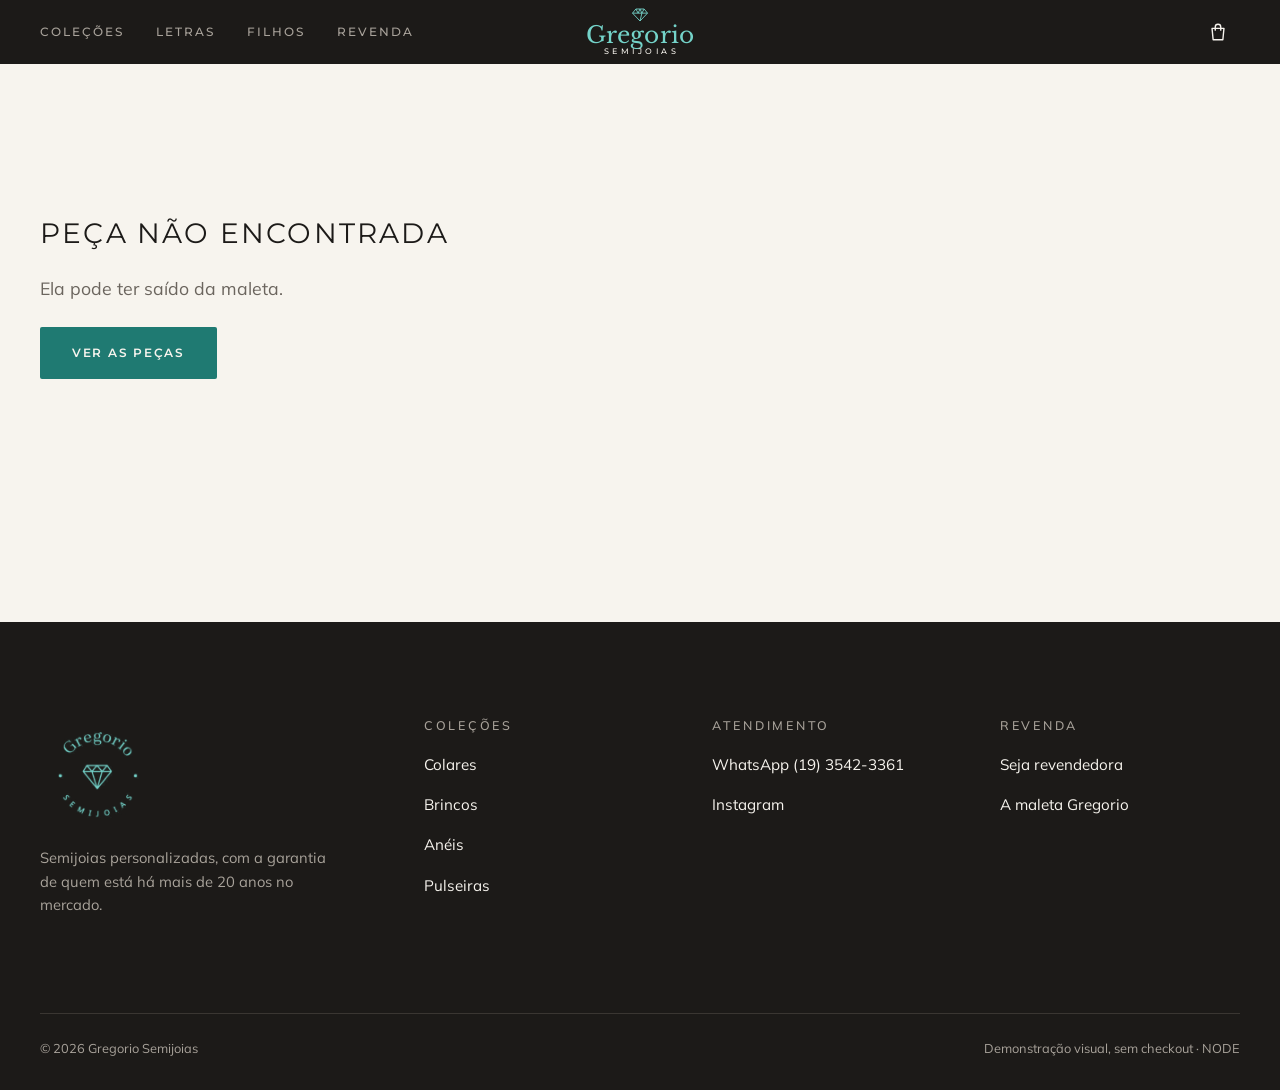
<file: produto.html>
<!doctype html>
<html lang="pt-BR" class="no-js">
<head>
<meta charset="utf-8">
<meta name="viewport" content="width=device-width, initial-scale=1">
<title>Gregorio Semijoias</title>
<meta name="description" content="Peça da Gregorio Semijoias: semijoias personalizadas há mais de 20 anos.">
<meta name="robots" content="noindex,nofollow">
<meta name="theme-color" content="#1C1A18">
<link rel="icon" href="data:image/svg+xml,%3Csvg xmlns='http://www.w3.org/2000/svg' viewBox='0 0 24 24'%3E%3Crect width='24' height='24' rx='5' fill='%231C1A18'/%3E%3Cpath d='M6 10l3-4h6l3 4-6 9z M6 10h12 M10.5 10L12 6l1.5 4L12 19' fill='none' stroke='%2374D3C9' stroke-width='1.3' stroke-linejoin='round'/%3E%3C/svg%3E">
<script>document.documentElement.className='js'</script>
<link rel="preconnect" href="https://fonts.googleapis.com">
<link rel="preconnect" href="https://fonts.gstatic.com" crossorigin>
<link rel="stylesheet" href="assets/site.css">
<link rel="stylesheet" media="print" onload="this.media='all'" href="https://fonts.googleapis.com/css2?family=Montserrat:wght@200..600&family=Mulish:wght@400..800&display=swap">
<link rel="stylesheet" media="print" onload="this.media='all'" href="https://fonts.googleapis.com/css2?family=Libre+Baskerville&text=Gregorio&display=swap">
<noscript><link rel="stylesheet" href="https://fonts.googleapis.com/css2?family=Montserrat:wght@200..600&family=Mulish:wght@400..800&display=swap"></noscript>
<style>
/* ===== PDP (T1): nada de efeito no caminho da compra ===== */
.pdp{padding-block:var(--sp-5) var(--section)}
.migalhas{display:flex;flex-wrap:wrap;gap:var(--sp-2);font-size:.8rem;color:var(--text-muted);margin-bottom:var(--sp-6)}
.migalhas a{transition:color var(--dur-micro) var(--ease)}
.migalhas a:hover{color:var(--accent)}
.migalhas a:active{opacity:.7}
.pdp__grade{display:grid;grid-template-columns:minmax(0,7fr) minmax(0,5fr);gap:clamp(32px,5vw,80px);align-items:start}

/* galeria: trilho com snap (arrasta no celular) + miniaturas no desktop */
.galeria{position:sticky;top:calc(var(--header-h) + var(--sp-5));display:grid;grid-template-columns:72px minmax(0,1fr);gap:var(--sp-4)}
.galeria__thumbs{display:grid;gap:var(--sp-2);align-content:start}
.galeria__thumbs button{display:block;aspect-ratio:4/5;background:var(--bg-elevated);box-shadow:inset 0 0 0 1px transparent;opacity:.6;
  transition:opacity var(--dur-micro) var(--ease),box-shadow var(--dur-micro) var(--ease)}
.galeria__thumbs button:hover{opacity:1}
.galeria__thumbs button:active{opacity:.8}
.galeria__thumbs button[aria-current="true"]{opacity:1;box-shadow:0 0 0 1.5px var(--text-primary)}
.galeria__thumbs img{width:100%;height:100%;object-fit:cover}
.galeria__trilho{display:grid;grid-auto-flow:column;grid-auto-columns:100%;overflow-x:auto;scroll-snap-type:x mandatory;
  overscroll-behavior-x:contain;scrollbar-width:none;background:var(--bg-elevated)}
.galeria__trilho::-webkit-scrollbar{display:none}
.galeria__trilho figure{scroll-snap-align:start;aspect-ratio:4/5}
.galeria__trilho img{width:100%;height:100%;object-fit:cover}
.galeria__pontos{display:none;justify-content:center;gap:var(--sp-2);margin-top:var(--sp-3)}
.galeria__pontos span{width:6px;height:6px;border-radius:50%;background:var(--border);transition:background-color var(--dur-micro) var(--ease),transform var(--dur-micro) var(--ease)}
.galeria__pontos span.is-on{background:var(--text-primary);transform:scale(1.3)}

.pdp__info{display:grid;gap:var(--sp-5)}
.pdp__etiqueta{display:flex;align-items:center;gap:var(--sp-3);font-size:.8rem;color:var(--text-muted)}
.pdp__etiqueta .etiqueta{position:static;background:var(--bg-elevated)}
.pdp__nome{font-size:var(--fs-2);font-weight:400;line-height:1.25}
.pdp__resumo{color:var(--text-muted);max-width:44ch}
.pdp__preco{display:grid;gap:var(--sp-1)}
.preco--grande{font-size:var(--fs-2);font-weight:800}
.pdp__form{display:grid;gap:var(--sp-5);padding-top:var(--sp-5);border-top:1px solid var(--border)}
fieldset{border:none;display:grid;gap:var(--sp-3)}
legend{font-size:.85rem;margin-bottom:var(--sp-3)}
legend strong{font-weight:500}
.opcoes{display:flex;flex-wrap:wrap;gap:var(--sp-2)}
.opcoes--letras{display:grid;grid-template-columns:repeat(auto-fill,minmax(48px,1fr))}
.opcoes--letras .chip{padding:0;aspect-ratio:1;font-family:var(--font-display);font-size:var(--fs-1);font-weight:400}
.chip input{position:absolute;opacity:0;pointer-events:none}
.chip{position:relative;cursor:pointer}
.chip:has(input:checked){box-shadow:inset 0 0 0 1.5px var(--accent);background:var(--accent-soft);color:var(--accent)}
.chip:has(input:focus-visible){outline:2px solid var(--accent);outline-offset:2px}
.chip:has(input:disabled){color:#A8A29A;text-decoration:line-through;text-decoration-thickness:1px;cursor:not-allowed;box-shadow:inset 0 0 0 1px var(--border);background:transparent}
.pdp__estoque{font-size:.88rem;color:var(--text-muted);min-height:1.4em}
.pdp__estoque.is-baixo{color:var(--accent);font-weight:500}
.pdp__erro{font-size:.88rem;color:#9A3B2E}
.pdp__garantias{display:grid;gap:var(--sp-3);font-size:.9rem;color:var(--text-muted)}
.pdp__garantias li{display:flex;gap:var(--sp-3);align-items:center}
.pdp__garantias .ico{color:var(--accent);flex:none}
.pdp__garantias strong{color:var(--text-primary);font-weight:700}

/* acordeões: <details> nativo, sem altura chutada */
.acordeoes{border-top:1px solid var(--border)}
.acordeoes details{border-bottom:1px solid var(--border)}
.acordeoes summary{display:flex;justify-content:space-between;align-items:center;min-height:56px;cursor:pointer;list-style:none;font-weight:500;
  transition:color var(--dur-micro) var(--ease)}
.acordeoes summary::-webkit-details-marker{display:none}
.acordeoes summary::after{content:"";width:10px;height:10px;border-right:1.5px solid currentColor;border-bottom:1.5px solid currentColor;
  transform:translateY(-3px) rotate(45deg);transition:transform var(--dur-micro) var(--ease)}
.acordeoes details[open] summary::after{transform:translateY(2px) rotate(-135deg)}
.acordeoes summary:hover{color:var(--accent)}
.acordeoes summary:active{opacity:.7}
.acordeoes .conteudo{padding-bottom:var(--sp-5);color:var(--text-muted);display:grid;gap:var(--sp-3);max-width:52ch}
.acordeoes ul{display:grid;gap:var(--sp-2);list-style:disc;padding-left:1.1em}
.nota{border-left:2px solid var(--accent);padding-left:var(--sp-3);color:var(--text-primary);font-size:.9rem}

/* barra fixa no celular: entra quando o botão principal sai da tela */
.barra{position:fixed;inset:auto 0 0 0;z-index:30;display:none;align-items:center;gap:var(--sp-4);padding:var(--sp-3) var(--pad) calc(var(--sp-3) + env(safe-area-inset-bottom));
  background:var(--bg-base);border-top:1px solid var(--border);transform:translateY(110%);transition:transform var(--dur) var(--ease)}
.barra.is-on{transform:none}
.barra .preco{font-size:1.05rem}
.barra .btn{flex:1;min-height:48px}

@media (max-width:899px){
  .pdp__grade{grid-template-columns:minmax(0,1fr)}
  .galeria{position:static;grid-template-columns:minmax(0,1fr);margin-inline:calc(var(--pad) * -1)}
  .galeria__thumbs{display:none}
  .galeria__pontos{display:flex}
  .barra{display:flex}
  .footer{padding-bottom:calc(var(--sp-6) + 80px)}
}
.relacionados{border-top:1px solid var(--border)}
.sacola .icon-btn:hover{background:var(--bg-elevated)}
.menu__painel .icon-btn:hover{background:rgb(247 244 238/.08)}
.footer__logo{width:112px;height:112px}
.vazio{padding-block:var(--sp-10);display:grid;gap:var(--sp-5);justify-items:start}
</style>
<script defer src="assets/produtos.js"></script>
<script defer src="assets/site.js"></script>
<script defer src="assets/produto.js"></script>
</head>
<body>
<svg width="0" height="0" style="position:absolute" aria-hidden="true">
  <symbol id="i-sacola" viewBox="0 0 24 24"><path d="M5.5 8h13l-1.2 12.5H6.7L5.5 8Z"/><path d="M9 10V6.5a3 3 0 0 1 6 0V10"/></symbol>
  <symbol id="i-menu" viewBox="0 0 24 24"><path d="M4 7h16M4 12h16M4 17h10"/></symbol>
  <symbol id="i-fechar" viewBox="0 0 24 24"><path d="M6 6l12 12M18 6 6 18"/></symbol>
  <!-- selos: mesmo desenho da faixa da home (traço grosso + preenchimento suave) -->
  <symbol id="i-medalha" viewBox="0 0 24 24"><path d="m8.6 14.6-1.7 6.9 5.1-2.6 5.1 2.6-1.7-6.9"/><circle cx="12" cy="9.2" r="6.4" fill="currentColor" fill-opacity=".16"/><circle cx="12" cy="9.2" r="4.1"/><path d="m12 6.9.75 1.5 1.65.25-1.2 1.15.3 1.65L12 10.7l-1.5.75.3-1.65-1.2-1.15 1.65-.25Z"/></symbol>
  <symbol id="i-escudo" viewBox="0 0 24 24"><path d="M12 2.6 4.4 5.4v5.9c0 4.6 3.2 8.3 7.6 10.1 4.4-1.8 7.6-5.5 7.6-10.1V5.4L12 2.6Z" fill="currentColor" fill-opacity=".16"/><path d="M12 5.3 6.9 7.2v4.2c0 3.1 2 5.8 5.1 7.2"/><path d="m8.9 11.6 2.2 2.2 4.1-4.3"/></symbol>
  <symbol id="i-gema" viewBox="0 0 24 24"><path d="M3.3 9.4 7.3 4h9.4l4 5.4L12 20.6 3.3 9.4Z" fill="currentColor" fill-opacity=".16"/><path d="M3.3 9.4h17.4M9.6 9.4 12 4l2.4 5.4L12 20.6M7.3 4l2.3 5.4M16.7 4l-2.3 5.4"/><path d="M20.6 1.6v2.6M19.3 2.9h2.6"/></symbol>
</svg>
<a class="skip" href="#conteudo">Pular para o conteúdo</a>

<header class="header">
  <div class="header__in">
    <div>
      <button class="icon-btn menu-btn" type="button" aria-label="Abrir menu" aria-expanded="false" aria-controls="menu"><svg class="ico"><use href="#i-menu"/></svg></button>
      <nav class="nav" aria-label="Principal">
        <a href="index.html#colecoes">Coleções</a>
        <a href="index.html#letra">Letras</a>
        <a href="index.html#filhos">Filhos</a>
        <a href="index.html#revenda">Revenda</a>
      </nav>
    </div>
    <a class="logo" href="index.html" aria-label="Gregorio Semijoias, início">
      <svg class="logo__gema" viewBox="0 0 24 18" aria-hidden="true"><path d="M2 6.5 6.5 1h11L22 6.5 12 17 2 6.5Z M2 6.5h20 M9.5 6.5 12 1l2.5 5.5L12 17 M6.5 1l3 5.5 M17.5 1l-3 5.5"/></svg>
      <span class="logo__nome">Gregorio</span>
      <span class="logo__sub">SEMIJOIAS</span>
    </a>
    <div class="header__acoes">
      <button class="icon-btn" type="button" data-abrir-sacola aria-label="Sacola, 0 itens"><svg class="ico"><use href="#i-sacola"/></svg><span class="badge" data-contagem></span></button>
    </div>
  </div>
</header>

<main id="conteudo" class="pdp">
  <div class="container" data-pdp>
    <noscript><p class="vazio">Ative o JavaScript para ver esta peça. <a class="link" href="index.html">Voltar para a loja</a></p></noscript>
  </div>
  <section class="section relacionados" aria-labelledby="rel-titulo" hidden data-relacionados>
    <div class="container">
      <div class="section-head">
        <p class="label">Direto da maleta</p>
        <h2 id="rel-titulo">Complete <em>com</em></h2>
      </div>
      <div class="grade" data-rel-lista></div>
    </div>
  </section>
</main>

<div class="barra" data-barra aria-hidden="true">
  <span class="preco" data-barra-preco></span>
  <button class="btn" type="button" data-barra-cta tabindex="-1">Adicionar à sacola</button>
</div>

<footer class="footer on-ink">
  <div class="container">
    <div class="footer__grade">
      <div class="footer__marca">
        <img class="footer__logo" src="assets/img/logo-gregorio.webp" width="112" height="112" loading="lazy" alt="Gregorio Semijoias">
        <p>Semijoias personalizadas, com a garantia de quem está há mais de 20 anos no mercado.</p>
      </div>
      <div>
        <h2>Coleções</h2>
        <ul>
          <li><a href="index.html?f=colares#vitrine">Colares</a></li>
          <li><a href="index.html?f=brincos#vitrine">Brincos</a></li>
          <li><a href="index.html?f=aneis#vitrine">Anéis</a></li>
          <li><a href="index.html?f=pulseiras#vitrine">Pulseiras</a></li>
        </ul>
      </div>
      <div>
        <h2>Atendimento</h2>
        <ul>
          <li><a href="https://wa.me/551935423361" target="_blank" rel="noopener">WhatsApp (19) 3542-3361</a></li>
          <li><a href="https://www.instagram.com/gregoriosemijoias_/" target="_blank" rel="noopener">Instagram</a></li>
        </ul>
      </div>
      <div>
        <h2>Revenda</h2>
        <ul>
          <li><a href="index.html#revenda">Seja revendedora</a></li>
          <li><a href="index.html#maleta">A maleta Gregorio</a></li>
        </ul>
      </div>
    </div>
    <div class="footer__base">
      <span>© 2026 Gregorio Semijoias</span>
      <span>Demonstração visual, sem checkout · NODE</span>
    </div>
  </div>
</footer>

<div class="menu" id="menu">
  <div class="menu__fundo" data-fechar></div>
  <nav class="menu__painel" aria-label="Menu">
    <button class="icon-btn" type="button" data-fechar aria-label="Fechar menu"><svg class="ico"><use href="#i-fechar"/></svg></button>
    <div class="menu__links">
      <a href="index.html#colecoes">Coleções</a>
      <a href="index.html#letra">Letras</a>
      <a href="index.html#filhos">Filhos</a>
      <a href="index.html#vitrine">Vitrine</a>
      <a href="index.html#revenda">Revenda</a>
    </div>
  </nav>
</div>

<div class="sacola" id="sacola">
  <div class="sacola__fundo" data-fechar></div>
  <div class="sacola__painel" role="dialog" aria-modal="true" aria-labelledby="sacola-titulo">
    <div class="sacola__topo">
      <h2 id="sacola-titulo">Sua sacola</h2>
      <button class="icon-btn" type="button" data-fechar aria-label="Fechar sacola"><svg class="ico"><use href="#i-fechar"/></svg></button>
    </div>
    <div class="sacola__lista"></div>
    <div class="sacola__rodape">
      <div class="sacola__total"><span>Subtotal</span><strong class="preco" data-total>R$ 0,00</strong></div>
      <button class="btn btn--bloco" type="button" data-finalizar>Finalizar compra</button>
      <p class="aviso-demo" role="status" hidden>Esta é uma demonstração visual. Na loja oficial, aqui começa o checkout.</p>
    </div>
  </div>
</div>
<div id="status" class="sr-only" role="status" aria-live="polite"></div>
</body>
</html>
</file>
<file: assets/site.css>
/* Gregorio Semijoias — demo de varejo. Tokens e decisões em DIRECAO.md. */

/* Fallbacks com métrica ajustada: a troca pra webfont não empurra o layout.
   Medidos em 28/09 (largura da string + fontBoundingBox do canvas), não copiados. */
@font-face{font-family:'Montserrat-fallback';src:local('Arial');size-adjust:107.6%;ascent-override:90.1%;descent-override:23.2%;line-gap-override:0%}
@font-face{font-family:'Mulish-fallback';src:local('Arial');size-adjust:100.9%;ascent-override:100.1%;descent-override:24.8%;line-gap-override:0%}

:root{
  /* COR — procedência na DIRECAO.md */
  --bg-base:#F7F4EE;
  --bg-elevated:#EEECE7;
  --ink:#1C1A18;
  --ink-soft:#2A2724;
  --text-primary:#1C1A18;
  --text-muted:#6B655E;
  --text-on-ink:#F7F4EE;
  --text-on-ink-muted:#A8A29A;
  --accent:#1F7A72;
  --accent-hover:#17625B;
  --accent-soft:rgb(31 122 114/.1);
  --border:#E2DDD4;
  --border-ink:#3A3632;
  --logo:#74D3C9;
  --hero-cyan:#07D9F0;

  /* TIPO */
  /* Montserrat + Mulish: as fontes da referência (authentical.com.br), pedido do JV em 28/09 */
  --font-display:'Montserrat','Montserrat-fallback',system-ui,sans-serif;
  --font-body:'Mulish','Mulish-fallback',system-ui,sans-serif;
  --font-logo:'Libre Baskerville',Georgia,serif;
  --fs-00:clamp(.72rem,.7rem + .1vw,.78rem);
  --fs-0:clamp(1rem,.954rem + .19vw,1.125rem);
  --fs-1:clamp(1.2rem,1.151rem + .2vw,1.333rem);
  --fs-2:clamp(1.44rem,1.315rem + .51vw,1.777rem);
  --fs-3:clamp(1.728rem,1.49rem + .98vw,2.369rem);
  --fs-4:clamp(2.074rem,1.671rem + 1.65vw,3.158rem);
  --fs-5:clamp(2.488rem,1.849rem + 2.62vw,4.209rem);
  --fs-hero:clamp(1.75rem,1.379rem + 1.524vw,2.75rem);  /* 28 → 44px: caixa-alta espaçada ocupa mais largura */
  --tr-label:.22em;
  --tr-titulo:.08em;

  /* ESPAÇO — 4/8pt */
  --sp-1:4px;--sp-2:8px;--sp-3:12px;--sp-4:16px;--sp-5:24px;--sp-6:32px;
  --sp-7:48px;--sp-8:64px;--sp-9:96px;--sp-10:128px;
  --pad:clamp(20px,4vw,40px);
  --gutter:clamp(12px,2vw,24px);
  --section:clamp(72px,9vw,128px);
  --container:1600px;
  --measure:62ch;
  --header-h:64px;

  /* FORMA — um raio só pra controles, zero raio em foto (joalheria = recorte reto) */
  --radius:2px;
  --radius-full:999px;
  --shadow-drawer:-24px 0 64px -32px rgb(28 26 24/.35);

  /* MOVIMENTO — 1 curva, 2 durações */
  --ease:cubic-bezier(.22,1,.36,1);
  --dur:.7s;
  --dur-micro:.2s;
}
@media (max-width:899px){:root{--header-h:56px}}

/* ===== RESET ===== */
*,*::before,*::after{box-sizing:border-box;margin:0;padding:0}
html{-webkit-text-size-adjust:100%;scroll-padding-top:calc(var(--header-h) + 16px)}
@media (prefers-reduced-motion:no-preference){html{scroll-behavior:smooth}}
body{background:var(--bg-base);color:var(--text-primary);font-family:var(--font-body);font-size:var(--fs-0);
  line-height:1.6;-webkit-font-smoothing:antialiased;text-rendering:optimizeLegibility;overflow-x:clip}
img,svg{display:block;max-width:100%}
img{height:auto}
a{color:inherit;text-decoration:none}
button{font:inherit;color:inherit;cursor:pointer;border:none;background:none}
ul{list-style:none}
:focus-visible{outline:2px solid var(--accent);outline-offset:3px}
.on-ink :focus-visible,.header :focus-visible,.footer :focus-visible{outline-color:var(--logo)}
.sr-only{position:absolute;width:1px;height:1px;padding:0;margin:-1px;overflow:hidden;clip:rect(0,0,0,0);white-space:nowrap;border:0}
.skip{position:absolute;left:var(--sp-4);top:-60px;z-index:100;background:var(--ink);color:var(--text-on-ink);padding:var(--sp-3) var(--sp-4);border-radius:var(--radius)}
.skip:focus{top:var(--sp-4)}

/* ===== TIPOGRAFIA ===== */
/* títulos no padrão da referência: Montserrat leve, caixa-alta, espaçada; ênfase por peso, não por itálico */
h1,h2,h3{font-family:var(--font-display);font-weight:300;letter-spacing:var(--tr-titulo);line-height:1.18;text-transform:uppercase}
h2{font-size:var(--fs-3)}
h3{font-size:var(--fs-1);line-height:1.3}
h1 em,h2 em,h3 em{font-style:normal;font-weight:600}
.label{font-family:var(--font-display);font-size:var(--fs-00);font-weight:600;letter-spacing:var(--tr-label);text-transform:uppercase;color:var(--accent)}
.on-ink .label{color:var(--logo)}
.lead{font-size:var(--fs-1);line-height:1.5;color:var(--text-muted);max-width:var(--measure)}
.muted{color:var(--text-muted)}
.link{text-decoration:underline;text-decoration-thickness:1px;text-underline-offset:5px;text-decoration-color:currentColor;
  transition:text-decoration-color var(--dur-micro) var(--ease),color var(--dur-micro) var(--ease)}
.link:hover{color:var(--accent);text-decoration-color:var(--accent)}
.link:active{opacity:.7}

/* ===== LAYOUT ===== */
.container{max-width:var(--container);margin-inline:auto;padding-inline:var(--pad)}
.section{padding-block:var(--section)}
.section-head{display:grid;gap:var(--sp-4);margin-bottom:var(--sp-7);max-width:60ch}
.section-head--row{max-width:none;grid-template-columns:minmax(0,1fr) auto;align-items:end;gap:var(--sp-5)}
@media (max-width:767px){.section-head--row{grid-template-columns:minmax(0,1fr)}}

/* ===== BOTÕES ===== */
.btn{display:inline-flex;align-items:center;justify-content:center;gap:var(--sp-2);min-height:52px;padding:0 var(--sp-6);
  border-radius:var(--radius);background:var(--accent);color:var(--text-on-ink);
  font-family:var(--font-display);font-size:.78rem;font-weight:600;letter-spacing:.14em;text-transform:uppercase;
  transition:background-color var(--dur-micro) var(--ease),transform var(--dur-micro) var(--ease),opacity var(--dur-micro) var(--ease)}
.btn:hover{background:var(--accent-hover)}
.btn:active{transform:scale(.98)}
.btn--ink{background:var(--ink)}
.btn--ink:hover{background:var(--ink-soft)}
.btn--linha{background:transparent;color:var(--text-primary);box-shadow:inset 0 0 0 1px var(--text-primary)}
.btn--linha:hover{background:var(--text-primary);color:var(--bg-base)}
.btn--bloco{width:100%}
.btn svg{width:18px;height:18px;flex:none}

/* chips (filtro, letra, variação) */
.chip{display:inline-flex;align-items:center;justify-content:center;min-height:44px;padding:0 var(--sp-4);border-radius:var(--radius);
  box-shadow:inset 0 0 0 1px var(--border);background:transparent;font-size:.88rem;font-weight:600;color:var(--text-primary);
  transition:box-shadow var(--dur-micro) var(--ease),background-color var(--dur-micro) var(--ease),color var(--dur-micro) var(--ease)}
.chip:hover{box-shadow:inset 0 0 0 1px var(--text-primary)}
.chip:active{background:var(--bg-elevated)}
.chip[aria-pressed="true"],.chip[aria-checked="true"]{box-shadow:inset 0 0 0 1.5px var(--accent);background:var(--accent-soft);color:var(--accent)}
.chip:disabled,.chip[aria-disabled="true"]{color:#A8A29A;text-decoration:line-through;text-decoration-thickness:1px;cursor:not-allowed;box-shadow:inset 0 0 0 1px var(--border);background:transparent}

/* ===== ÍCONES (um desenho só: 24px, traço 1.5) ===== */
.ico{width:22px;height:22px;fill:none;stroke:currentColor;stroke-width:1.5;stroke-linecap:round;stroke-linejoin:round}
/* ícones de selo (faixa e garantias): traço mais grosso + preenchimento suave embutido no símbolo */
.ico--selo{width:30px;height:30px;stroke-width:1.7}

/* ===== HEADER = A MALETA ===== */
.header{position:sticky;top:0;z-index:40;background:var(--ink);color:var(--text-on-ink);
  transition:transform var(--dur) var(--ease)}
.header.is-hidden{transform:translateY(-100%)}
.header__in{display:grid;grid-template-columns:minmax(0,1fr) auto minmax(0,1fr);align-items:center;height:var(--header-h);
  max-width:var(--container);margin-inline:auto;padding-inline:var(--pad)}
.nav{display:flex;gap:var(--sp-6)}
.nav a{font-family:var(--font-display);font-size:.78rem;font-weight:500;letter-spacing:.16em;text-transform:uppercase;color:var(--text-on-ink-muted);
  padding-block:var(--sp-2);background:linear-gradient(var(--logo),var(--logo)) 0 100%/0 1px no-repeat;
  transition:color var(--dur-micro) var(--ease),background-size var(--dur-micro) var(--ease)}
.nav a:hover{color:var(--text-on-ink);background-size:100% 1px}
.nav a:active{color:var(--logo)}
.header__acoes{display:flex;justify-content:flex-end;align-items:center;gap:var(--sp-2)}
.icon-btn{position:relative;display:grid;place-items:center;width:44px;height:44px;border-radius:var(--radius-full);
  transition:background-color var(--dur-micro) var(--ease),transform var(--dur-micro) var(--ease)}
.icon-btn:hover{background:rgb(247 244 238/.08)}
.icon-btn:active{transform:scale(.94)}
.badge{position:absolute;top:6px;right:4px;min-width:18px;height:18px;padding:0 5px;border-radius:var(--radius-full);
  background:var(--logo);color:var(--ink);font-size:.68rem;font-weight:600;line-height:18px;text-align:center;font-variant-numeric:tabular-nums}
.badge:empty{display:none}
.menu-btn{display:none}
@media (max-width:899px){.nav{display:none}.menu-btn{display:grid;margin-left:-10px}}

/* lockup recriado pra demo (vetor oficial a pedir) */
.logo{display:grid;justify-items:center;gap:1px;color:var(--logo);line-height:1;padding:var(--sp-2)}
.logo__gema{width:18px;height:14px;fill:none;stroke:currentColor;stroke-width:1.2;stroke-linejoin:round;transition:transform var(--dur-micro) var(--ease)}
.logo{transition:transform var(--dur-micro) var(--ease)}
.logo:hover .logo__gema{transform:translateY(-2px) rotate(-8deg)}
.logo:active{transform:scale(.97)}
.logo__nome{font-family:var(--font-logo);font-size:1.45rem;letter-spacing:.01em}
.logo__sub{font-family:var(--font-display);font-size:.52rem;font-weight:500;letter-spacing:.42em;margin-right:-.42em;color:var(--text-on-ink)}
@media (max-width:899px){.logo__gema{display:none}.logo__nome{font-size:1.25rem}}

/* menu mobile */
.menu{position:fixed;inset:0;z-index:60;visibility:hidden;pointer-events:none}
.menu.is-open{visibility:visible;pointer-events:auto}
.menu__fundo{position:absolute;inset:0;background:rgb(28 26 24/.5);opacity:0;transition:opacity var(--dur) var(--ease)}
.menu__painel{position:absolute;inset:0 auto 0 0;width:min(86vw,360px);background:var(--ink);color:var(--text-on-ink);
  padding:var(--sp-4) var(--pad) var(--sp-7);display:flex;flex-direction:column;gap:var(--sp-6);
  transform:translateX(-100%);transition:transform var(--dur) var(--ease)}
.menu.is-open .menu__fundo{opacity:1}
.menu.is-open .menu__painel{transform:none}
.menu__links{display:grid;gap:var(--sp-2)}
.menu__links a{font-family:var(--font-display);font-size:var(--fs-1);font-weight:300;letter-spacing:var(--tr-titulo);text-transform:uppercase;
  padding-block:var(--sp-3);transition:color var(--dur-micro) var(--ease)}
.menu__links a:hover,.menu__links a:active{color:var(--logo)}

/* ===== CARD DE PRODUTO ===== */
.grade{display:grid;grid-template-columns:repeat(2,minmax(0,1fr));gap:var(--sp-7) var(--gutter)}
@media (min-width:768px){.grade{grid-template-columns:repeat(3,minmax(0,1fr))}}
@media (min-width:1100px){.grade{grid-template-columns:repeat(4,minmax(0,1fr))}}
.card{display:grid;gap:var(--sp-3);align-content:start}
.card__foto{position:relative;aspect-ratio:4/5;background:var(--bg-elevated);overflow:hidden}
.card__foto img{position:absolute;inset:0;width:100%;height:100%;object-fit:cover;
  transition:opacity var(--dur) var(--ease),transform var(--dur) var(--ease)}
.card__foto img+img{opacity:0}
@media (hover:hover){
  .card:hover .card__foto img:first-child{transform:scale(1.03)}
  .card:hover .card__foto img+img{opacity:1}
}
/* etiqueta pendurada, como nas peças dentro da maleta */
.etiqueta{position:absolute;top:var(--sp-3);left:var(--sp-3);display:inline-flex;align-items:center;gap:6px;
  padding:3px 8px 3px 6px;background:var(--bg-base);color:var(--text-muted);font-size:.64rem;font-weight:500;letter-spacing:.12em;border-radius:var(--radius)}
.etiqueta::before{content:"";width:5px;height:5px;border-radius:50%;box-shadow:inset 0 0 0 1px var(--text-muted)}
.card__nome{font-family:var(--font-body);font-size:.92rem;font-weight:600;line-height:1.35;letter-spacing:0;text-transform:none;
  transition:color var(--dur-micro) var(--ease)}
.card:hover .card__nome{color:var(--accent)}
.card:active .card__foto img:first-child{transform:scale(.99)}
.card__linha{display:flex;flex-wrap:wrap;align-items:baseline;gap:var(--sp-1) var(--sp-3)}
.preco{font-weight:800;font-variant-numeric:tabular-nums;letter-spacing:.01em}
.card__extra{font-size:.8rem;color:var(--text-muted)}
.estoque-baixo{color:var(--accent)}

/* ===== REVEAL (1 por seção, entra de baixo) ===== */
.reveal{opacity:0;transform:translateY(24px);transition:opacity var(--dur) var(--ease),transform var(--dur) var(--ease)}
.reveal.is-in{opacity:1;transform:none}
.no-js .reveal{opacity:1;transform:none}

/* ===== SACOLA (gaveta) ===== */
.sacola{position:fixed;inset:0;z-index:70;visibility:hidden;pointer-events:none}
.sacola.is-open{visibility:visible;pointer-events:auto}
.sacola__fundo{position:absolute;inset:0;background:rgb(28 26 24/.45);opacity:0;transition:opacity var(--dur) var(--ease)}
.sacola__painel{position:absolute;inset:0 0 0 auto;width:min(100vw,420px);background:var(--bg-base);box-shadow:var(--shadow-drawer);
  display:grid;grid-template-rows:auto minmax(0,1fr) auto;transform:translateX(100%);transition:transform var(--dur) var(--ease)}
.sacola.is-open .sacola__fundo{opacity:1}
.sacola.is-open .sacola__painel{transform:none}
.sacola__topo{display:flex;align-items:center;justify-content:space-between;padding:var(--sp-4) var(--sp-5);border-bottom:1px solid var(--border)}
.sacola__topo h2{font-size:1rem;font-weight:500;letter-spacing:.16em}
.sacola__lista{overflow-y:auto;padding:var(--sp-2) var(--sp-5);display:grid;align-content:start}
.sacola__vazia{padding-block:var(--sp-8);text-align:center;color:var(--text-muted);display:grid;gap:var(--sp-4);justify-items:center}
.item{display:grid;grid-template-columns:72px minmax(0,1fr) auto;gap:var(--sp-4);padding-block:var(--sp-4);border-bottom:1px solid var(--border)}
.item img{width:72px;aspect-ratio:4/5;object-fit:cover;background:var(--bg-elevated)}
.item__nome{font-size:.92rem;line-height:1.35}
.item__var{font-size:.8rem;color:var(--text-muted)}
.item__rm{font-size:.8rem;color:var(--text-muted);justify-self:start;margin-top:var(--sp-2)}
.item__rm:hover{color:var(--accent)}
.sacola__rodape{padding:var(--sp-5);border-top:1px solid var(--border);display:grid;gap:var(--sp-4)}
.sacola__total{display:flex;justify-content:space-between;align-items:baseline;font-size:1.05rem}
.aviso-demo{font-size:.85rem;line-height:1.5;color:var(--text-muted);background:var(--bg-elevated);padding:var(--sp-3) var(--sp-4);border-left:2px solid var(--accent)}
.aviso-demo[hidden]{display:none}

/* ===== RODAPÉ ===== */
.footer{background:var(--ink);color:var(--text-on-ink);padding-block:var(--sp-9) var(--sp-6)}
.footer__grade{display:grid;gap:var(--sp-7);grid-template-columns:minmax(0,1.4fr) repeat(3,minmax(0,1fr))}
@media (max-width:899px){.footer__grade{grid-template-columns:repeat(2,minmax(0,1fr))}.footer__marca{grid-column:1/-1}}
.footer .logo{justify-items:start;padding:0}
.footer__marca p{margin-top:var(--sp-4);color:var(--text-on-ink-muted);font-size:.92rem;max-width:34ch}
.footer h2{font-family:var(--font-body);font-size:var(--fs-00);font-weight:500;letter-spacing:var(--tr-label);text-transform:uppercase;color:var(--text-on-ink-muted);margin-bottom:var(--sp-4)}
.footer ul{display:grid;gap:var(--sp-3)}
.footer li a{font-size:.95rem;transition:color var(--dur-micro) var(--ease)}
.footer li a:hover{color:var(--logo)}
.footer li a:active{opacity:.7}
.footer__base{margin-top:var(--sp-9);padding-top:var(--sp-5);border-top:1px solid var(--border-ink);display:flex;flex-wrap:wrap;gap:var(--sp-3) var(--sp-6);
  justify-content:space-between;font-size:.8rem;color:var(--text-on-ink-muted)}

/* ===== ACESSIBILIDADE DE MOVIMENTO ===== */
@media (prefers-reduced-motion:reduce){
  *,*::before,*::after{transition-duration:.01ms!important;animation:none!important}
  .reveal{opacity:1;transform:none}
  .card__foto img+img{display:none}
}
</file>
